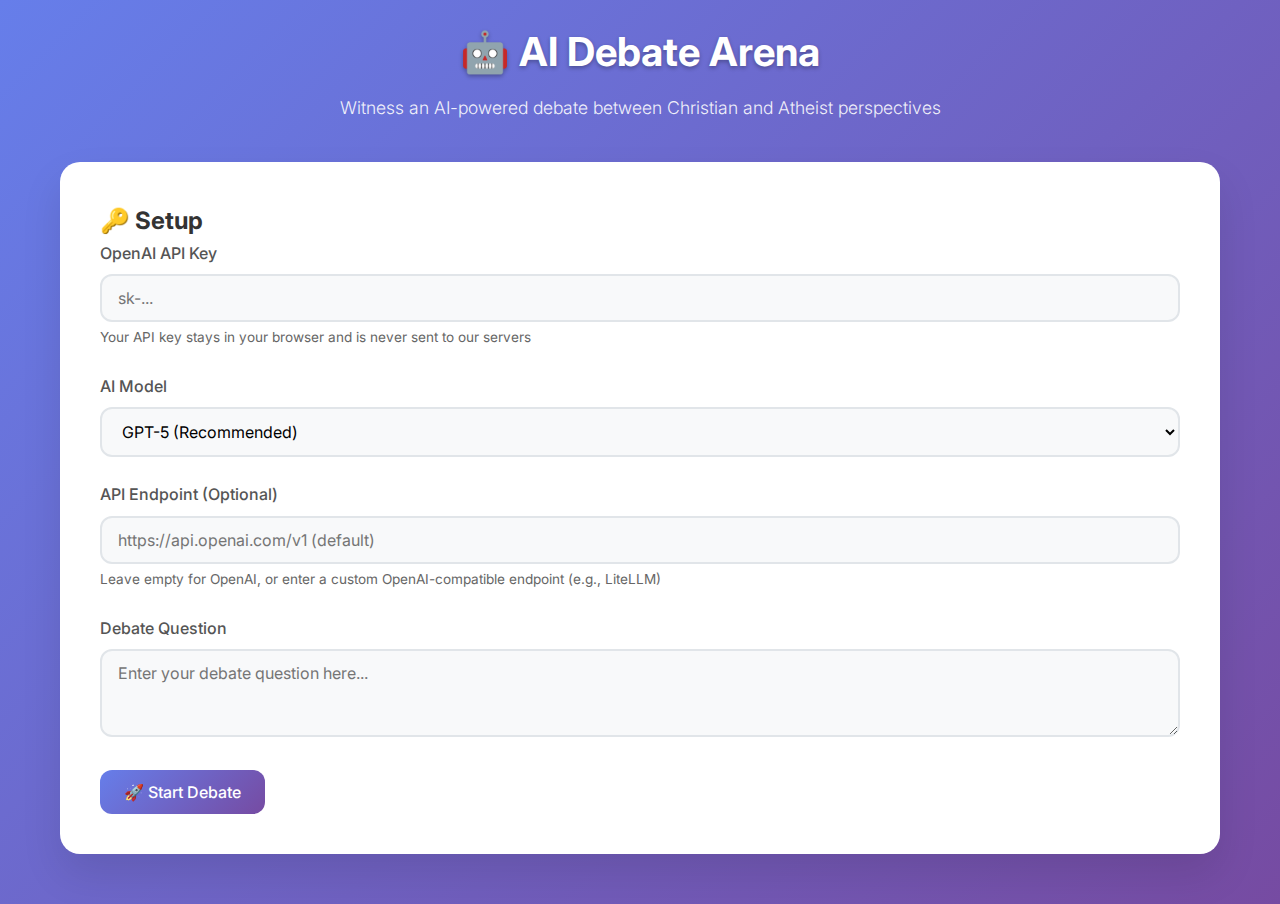
<file: index.html>
<!DOCTYPE html>
<html lang="en">
<head>
    <meta charset="UTF-8">
    <meta name="viewport" content="width=device-width, initial-scale=1.0">
    
    <!-- Primary Meta Tags -->
    <title>🤖 AI Debate Arena - Christian vs Atheist AI Debate</title>
    <meta name="title" content="🤖 AI Debate Arena - Christian vs Atheist AI Debate">
    <meta name="description" content="Witness an AI-powered debate between Christian and Atheist perspectives. Choose your question and watch two AI personas engage in thoughtful, respectful dialogue.">
    <meta name="keywords" content="AI debate, Christian, Atheist, theology, philosophy, OpenAI, GPT-5, artificial intelligence, debate, religion">
    <meta name="author" content="AI Debate Arena">
    <meta name="robots" content="index, follow">
    
    <!-- Open Graph / Facebook -->
    <meta property="og:type" content="website">
    <meta property="og:url" content="https://flecart.github.io/ai-theological-debate/">
    <meta property="og:title" content="🤖 AI Debate Arena - Christian vs Atheist AI Debate">
    <meta property="og:description" content="Witness an AI-powered debate between Christian and Atheist perspectives. Choose your question and watch two AI personas engage in thoughtful, respectful dialogue.">
    <meta property="og:image" content="https://flecart.github.io/ai-theological-debate/logo.png">
    <meta property="og:image:width" content="1200">
    <meta property="og:image:height" content="630">
    <meta property="og:site_name" content="AI Debate Arena">
    
    <!-- Twitter -->
    <meta property="twitter:card" content="summary_large_image">
    <meta property="twitter:url" content="https://flecart.github.io/ai-theological-debate/">
    <meta property="twitter:title" content="🤖 AI Debate Arena - Christian vs Atheist AI Debate">
    <meta property="twitter:description" content="Witness an AI-powered debate between Christian and Atheist perspectives. Choose your question and watch two AI personas engage in thoughtful, respectful dialogue.">
    <meta property="twitter:image" content="https://flecart.github.io/ai-theological-debate/logo.png">
    
    <!-- Favicon -->
    <link rel="icon" type="image/png" sizes="32x32" href="favicon-32x32.png">
    <link rel="icon" type="image/png" sizes="16x16" href="favicon-16x16.png">
    <link rel="apple-touch-icon" sizes="180x180" href="apple-touch-icon.png">
    <link rel="manifest" href="site.webmanifest">
    
    <!-- Theme Color -->
    <meta name="theme-color" content="#667eea">
    
    <!-- Styles -->
    <link rel="stylesheet" href="styles.css">
    <link href="https://fonts.googleapis.com/css2?family=Inter:wght@300;400;500;600;700&display=swap" rel="stylesheet">
</head>
<body>
    <div class="container">
        <header>
            <h1>🤖 AI Debate Arena</h1>
            <p>Witness an AI-powered debate between Christian and Atheist perspectives</p>
        </header>

        <!-- Setup Section -->
        <section id="setup-section" class="setup-section">
            <div class="setup-card">
                <h2>🔑 Setup</h2>
                <div class="input-group">
                    <label for="api-key">OpenAI API Key</label>
                    <input type="password" id="api-key" placeholder="sk-..." required>
                    <small>Your API key stays in your browser and is never sent to our servers</small>
                </div>
                
                <div class="input-group">
                    <label for="model-select">AI Model</label>
                    <select id="model-select">
                        <option value="gpt-5">GPT-5 (Recommended)</option>
                        <option value="gpt-5-mini">GPT-5 Mini</option>
                        <option value="gpt-5-nano">GPT-5 Nano</option>
                        <option value="gpt-4.1">GPT-4.1</option>
                        <option value="gpt-4.1-mini">GPT-4.1 Mini</option>
                        <option value="gpt-4.1-nano">GPT-4.1 Nano</option>
                        <option value="gpt-4o">GPT-4o</option>
                        <option value="gpt-4o-mini">GPT-4o Mini</option>
                        <option value="gpt-3.5-turbo">GPT-3.5 Turbo</option>
                    </select>
                </div>

                <div class="input-group">
                    <label for="api-endpoint">API Endpoint (Optional)</label>
                    <input type="url" id="api-endpoint" placeholder="https://api.openai.com/v1 (default)">
                    <small>Leave empty for OpenAI, or enter a custom OpenAI-compatible endpoint (e.g., LiteLLM)</small>
                </div>

                <div class="input-group">
                    <label for="debate-question">Debate Question</label>
                    <textarea id="debate-question" placeholder="Enter your debate question here..." rows="3" required></textarea>
                </div>

                <button id="start-debate" class="btn btn-primary">🚀 Start Debate</button>
            </div>
        </section>

        <!-- Debate Section -->
        <section id="debate-section" class="debate-section hidden">
            <div class="debate-header">
                <h2>🎭 Live Debate</h2>
                <div class="debate-controls">
                    <button id="continue-debate" class="btn btn-secondary">⏭️ Continue</button>
                    <button id="stop-debate" class="btn btn-danger">⏹️ Stop</button>
                    <button id="export-debate" class="btn btn-outline">📄 Export</button>
                    <button id="new-debate" class="btn btn-outline">🔄 New Debate</button>
                </div>
            </div>

            <div class="debate-status">
                <div id="status-message" class="status-message"></div>
                <div id="loading-spinner" class="loading-spinner hidden"></div>
            </div>

            <div id="debate-transcript" class="debate-transcript">
                <!-- Debate messages will be inserted here -->
            </div>
        </section>

        <!-- Error Modal -->
        <div id="error-modal" class="modal hidden">
            <div class="modal-content">
                <h3>⚠️ Error</h3>
                <p id="error-message"></p>
                <button class="btn btn-primary" onclick="closeErrorModal()">OK</button>
            </div>
        </div>
    </div>

    <script src="script.js"></script>
</body>
</html>
</file>
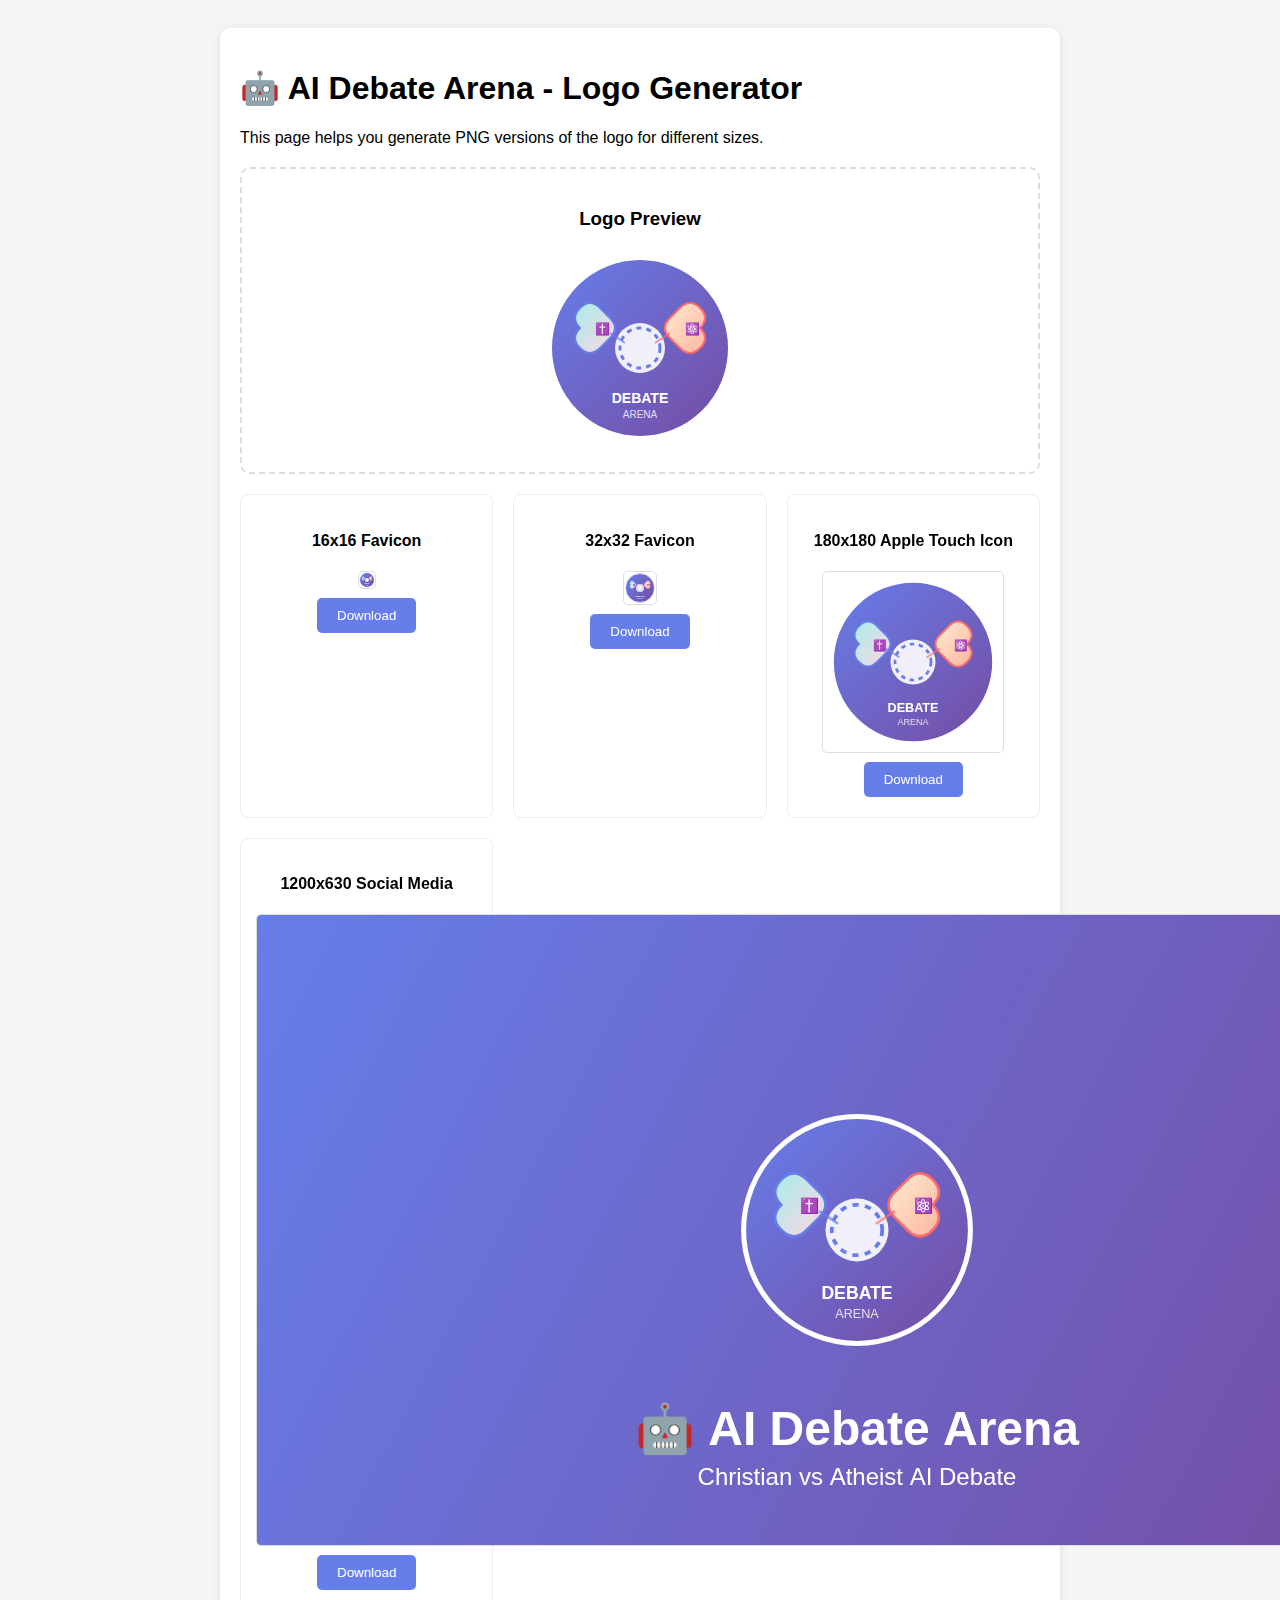
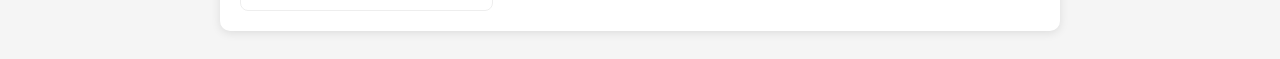
<file: generate-logos.html>
<!DOCTYPE html>
<html lang="en">
<head>
    <meta charset="UTF-8">
    <meta name="viewport" content="width=device-width, initial-scale=1.0">
    <title>Logo Generator</title>
    <style>
        body {
            font-family: Arial, sans-serif;
            padding: 20px;
            background: #f5f5f5;
        }
        .container {
            max-width: 800px;
            margin: 0 auto;
            background: white;
            padding: 20px;
            border-radius: 10px;
            box-shadow: 0 2px 10px rgba(0,0,0,0.1);
        }
        .logo-preview {
            text-align: center;
            margin: 20px 0;
            padding: 20px;
            border: 2px dashed #ddd;
            border-radius: 10px;
        }
        .download-section {
            display: grid;
            grid-template-columns: repeat(auto-fit, minmax(200px, 1fr));
            gap: 20px;
            margin-top: 20px;
        }
        .download-item {
            text-align: center;
            padding: 15px;
            border: 1px solid #eee;
            border-radius: 8px;
        }
        canvas {
            border: 1px solid #ddd;
            border-radius: 5px;
        }
        button {
            background: #667eea;
            color: white;
            border: none;
            padding: 10px 20px;
            border-radius: 5px;
            cursor: pointer;
            margin: 5px;
        }
        button:hover {
            background: #5a67d8;
        }
    </style>
</head>
<body>
    <div class="container">
        <h1>🤖 AI Debate Arena - Logo Generator</h1>
        <p>This page helps you generate PNG versions of the logo for different sizes.</p>
        
        <div class="logo-preview">
            <h3>Logo Preview</h3>
            <div id="svg-container"></div>
        </div>
        
        <div class="download-section">
            <div class="download-item">
                <h4>16x16 Favicon</h4>
                <canvas id="canvas-16" width="16" height="16"></canvas>
                <br>
                <button onclick="downloadCanvas('canvas-16', 'favicon-16x16.png')">Download</button>
            </div>
            
            <div class="download-item">
                <h4>32x32 Favicon</h4>
                <canvas id="canvas-32" width="32" height="32"></canvas>
                <br>
                <button onclick="downloadCanvas('canvas-32', 'favicon-32x32.png')">Download</button>
            </div>
            
            <div class="download-item">
                <h4>180x180 Apple Touch Icon</h4>
                <canvas id="canvas-180" width="180" height="180"></canvas>
                <br>
                <button onclick="downloadCanvas('canvas-180', 'apple-touch-icon.png')">Download</button>
            </div>
            
            <div class="download-item">
                <h4>1200x630 Social Media</h4>
                <canvas id="canvas-social" width="1200" height="630"></canvas>
                <br>
                <button onclick="downloadCanvas('canvas-social', 'logo.png')">Download</button>
            </div>
        </div>
    </div>

    <script>
        // Load the SVG
        fetch('logo.svg')
            .then(response => response.text())
            .then(svgContent => {
                document.getElementById('svg-container').innerHTML = svgContent;
                generateAllCanvases();
            })
            .catch(error => {
                console.error('Error loading SVG:', error);
                document.getElementById('svg-container').innerHTML = '<p>Error loading SVG. Please make sure logo.svg exists.</p>';
            });

        function generateAllCanvases() {
            generateCanvas('canvas-16', 16, 16);
            generateCanvas('canvas-32', 32, 32);
            generateCanvas('canvas-180', 180, 180);
            generateCanvas('canvas-social', 1200, 630);
        }

        function generateCanvas(canvasId, width, height) {
            const canvas = document.getElementById(canvasId);
            const ctx = canvas.getContext('2d');
            
            // Create a temporary image to draw the SVG
            const img = new Image();
            img.onload = function() {
                // Clear canvas
                ctx.clearRect(0, 0, width, height);
                
                // For social media image, add a background
                if (canvasId === 'canvas-social') {
                    // Create gradient background
                    const gradient = ctx.createLinearGradient(0, 0, width, height);
                    gradient.addColorStop(0, '#667eea');
                    gradient.addColorStop(1, '#764ba2');
                    ctx.fillStyle = gradient;
                    ctx.fillRect(0, 0, width, height);
                    
                    // Scale and center the logo
                    const logoSize = Math.min(width, height) * 0.4;
                    const x = (width - logoSize) / 2;
                    const y = (height - logoSize) / 2;
                    ctx.drawImage(img, x, y, logoSize, logoSize);
                    
                    // Add text
                    ctx.fillStyle = 'white';
                    ctx.font = 'bold 48px Arial, sans-serif';
                    ctx.textAlign = 'center';
                    ctx.fillText('🤖 AI Debate Arena', width/2, height - 100);
                    ctx.font = '24px Arial, sans-serif';
                    ctx.fillText('Christian vs Atheist AI Debate', width/2, height - 60);
                } else {
                    // For favicons, just draw the logo centered
                    const scale = Math.min(width, height) / 200;
                    const scaledWidth = 200 * scale;
                    const scaledHeight = 200 * scale;
                    const x = (width - scaledWidth) / 2;
                    const y = (height - scaledHeight) / 2;
                    ctx.drawImage(img, x, y, scaledWidth, scaledHeight);
                }
            };
            
            // Convert SVG to data URL
            const svgBlob = new Blob([document.getElementById('svg-container').innerHTML], {type: 'image/svg+xml'});
            const url = URL.createObjectURL(svgBlob);
            img.src = url;
        }

        function downloadCanvas(canvasId, filename) {
            const canvas = document.getElementById(canvasId);
            const link = document.createElement('a');
            link.download = filename;
            link.href = canvas.toDataURL('image/png');
            link.click();
        }
    </script>
</body>
</html>
</file>
<file: styles.css>
/* Reset and base styles */
* {
    margin: 0;
    padding: 0;
    box-sizing: border-box;
}

body {
    font-family: 'Inter', -apple-system, BlinkMacSystemFont, 'Segoe UI', Roboto, sans-serif;
    line-height: 1.6;
    color: #333;
    background: linear-gradient(135deg, #667eea 0%, #764ba2 100%);
    min-height: 100vh;
}

.container {
    max-width: 1200px;
    margin: 0 auto;
    padding: 20px;
}

/* Header */
header {
    text-align: center;
    margin-bottom: 40px;
    color: white;
}

header h1 {
    font-size: 2.5rem;
    font-weight: 700;
    margin-bottom: 10px;
    text-shadow: 0 2px 4px rgba(0,0,0,0.3);
}

header p {
    font-size: 1.1rem;
    opacity: 0.9;
    font-weight: 300;
}

/* Sections */
.setup-section, .debate-section {
    background: white;
    border-radius: 20px;
    box-shadow: 0 20px 40px rgba(0,0,0,0.1);
    overflow: hidden;
    margin-bottom: 30px;
}

.setup-card {
    padding: 40px;
}

.debate-header {
    padding: 30px 40px;
    background: linear-gradient(135deg, #f093fb 0%, #f5576c 100%);
    color: white;
    display: flex;
    justify-content: space-between;
    align-items: center;
    flex-wrap: wrap;
    gap: 20px;
}

.debate-header h2 {
    font-size: 1.8rem;
    font-weight: 600;
}

.debate-controls {
    display: flex;
    gap: 10px;
    flex-wrap: wrap;
}

/* Input groups */
.input-group {
    margin-bottom: 25px;
}

.input-group label {
    display: block;
    margin-bottom: 8px;
    font-weight: 500;
    color: #555;
}

.input-group input,
.input-group select,
.input-group textarea {
    width: 100%;
    padding: 12px 16px;
    border: 2px solid #e1e5e9;
    border-radius: 12px;
    font-size: 16px;
    font-family: inherit;
    transition: all 0.3s ease;
    background: #f8f9fa;
}

.input-group input:focus,
.input-group select:focus,
.input-group textarea:focus {
    outline: none;
    border-color: #667eea;
    background: white;
    box-shadow: 0 0 0 3px rgba(102, 126, 234, 0.1);
}

.input-group small {
    display: block;
    margin-top: 5px;
    color: #666;
    font-size: 0.85rem;
}

/* Buttons */
.btn {
    padding: 12px 24px;
    border: none;
    border-radius: 12px;
    font-size: 16px;
    font-weight: 500;
    cursor: pointer;
    transition: all 0.3s ease;
    text-decoration: none;
    display: inline-flex;
    align-items: center;
    gap: 8px;
    font-family: inherit;
}

.btn-primary {
    background: linear-gradient(135deg, #667eea 0%, #764ba2 100%);
    color: white;
}

.btn-primary:hover {
    transform: translateY(-2px);
    box-shadow: 0 10px 20px rgba(102, 126, 234, 0.3);
}

.btn-secondary {
    background: linear-gradient(135deg, #4facfe 0%, #00f2fe 100%);
    color: white;
}

.btn-secondary:hover {
    transform: translateY(-2px);
    box-shadow: 0 10px 20px rgba(79, 172, 254, 0.3);
}

.btn-danger {
    background: linear-gradient(135deg, #ff6b6b 0%, #ee5a24 100%);
    color: white;
}

.btn-danger:hover {
    transform: translateY(-2px);
    box-shadow: 0 10px 20px rgba(255, 107, 107, 0.3);
}

.btn-outline {
    background: transparent;
    color: white;
    border: 2px solid rgba(255, 255, 255, 0.3);
}

.btn-outline:hover {
    background: rgba(255, 255, 255, 0.1);
    border-color: rgba(255, 255, 255, 0.5);
}

/* Debate transcript */
.debate-status {
    padding: 20px 40px;
    background: #f8f9fa;
    border-bottom: 1px solid #e1e5e9;
}

.status-message {
    font-weight: 500;
    color: #555;
}

.loading-spinner {
    width: 20px;
    height: 20px;
    border: 2px solid #e1e5e9;
    border-top: 2px solid #667eea;
    border-radius: 50%;
    animation: spin 1s linear infinite;
    margin-top: 10px;
}

@keyframes spin {
    0% { transform: rotate(0deg); }
    100% { transform: rotate(360deg); }
}

.debate-transcript {
    padding: 40px;
    max-height: 600px;
    overflow-y: auto;
}

.message {
    margin-bottom: 30px;
    padding: 20px;
    border-radius: 16px;
    position: relative;
}

.message.christian {
    background: linear-gradient(135deg, #a8edea 0%, #fed6e3 100%);
    border-left: 4px solid #667eea;
}

.message.atheist {
    background: linear-gradient(135deg, #ffecd2 0%, #fcb69f 100%);
    border-left: 4px solid #ff6b6b;
}

.message-header {
    display: flex;
    align-items: center;
    gap: 10px;
    margin-bottom: 12px;
    font-weight: 600;
}

.message.christian .message-header {
    color: #4a5568;
}

.message.atheist .message-header {
    color: #744210;
}

.avatar {
    width: 32px;
    height: 32px;
    border-radius: 50%;
    display: flex;
    align-items: center;
    justify-content: center;
    font-size: 16px;
    font-weight: bold;
}

.message.christian .avatar {
    background: #667eea;
    color: white;
}

.message.atheist .avatar {
    background: #ff6b6b;
    color: white;
}

.message-content {
    line-height: 1.7;
    color: #2d3748;
}

/* Modal */
.modal {
    position: fixed;
    top: 0;
    left: 0;
    width: 100%;
    height: 100%;
    background: rgba(0, 0, 0, 0.5);
    display: flex;
    align-items: center;
    justify-content: center;
    z-index: 1000;
}

.modal-content {
    background: white;
    padding: 40px;
    border-radius: 20px;
    max-width: 500px;
    width: 90%;
    text-align: center;
    box-shadow: 0 20px 40px rgba(0,0,0,0.3);
}

.modal-content h3 {
    margin-bottom: 20px;
    color: #e53e3e;
}

.modal-content p {
    margin-bottom: 30px;
    color: #4a5568;
    line-height: 1.6;
}

/* Utility classes */
.hidden {
    display: none !important;
}

/* Mobile responsiveness */
@media (max-width: 768px) {
    .container {
        padding: 15px;
    }
    
    header h1 {
        font-size: 2rem;
    }
    
    .setup-card,
    .debate-header,
    .debate-transcript {
        padding: 20px;
    }
    
    .debate-header {
        flex-direction: column;
        align-items: stretch;
    }
    
    .debate-controls {
        justify-content: center;
    }
    
    .btn {
        padding: 10px 16px;
        font-size: 14px;
    }
    
    .message {
        padding: 15px;
        margin-bottom: 20px;
    }
    
    .modal-content {
        padding: 30px 20px;
        margin: 20px;
    }
}

@media (max-width: 480px) {
    .debate-controls {
        flex-direction: column;
    }
    
    .btn {
        width: 100%;
        justify-content: center;
    }
}
</file>
